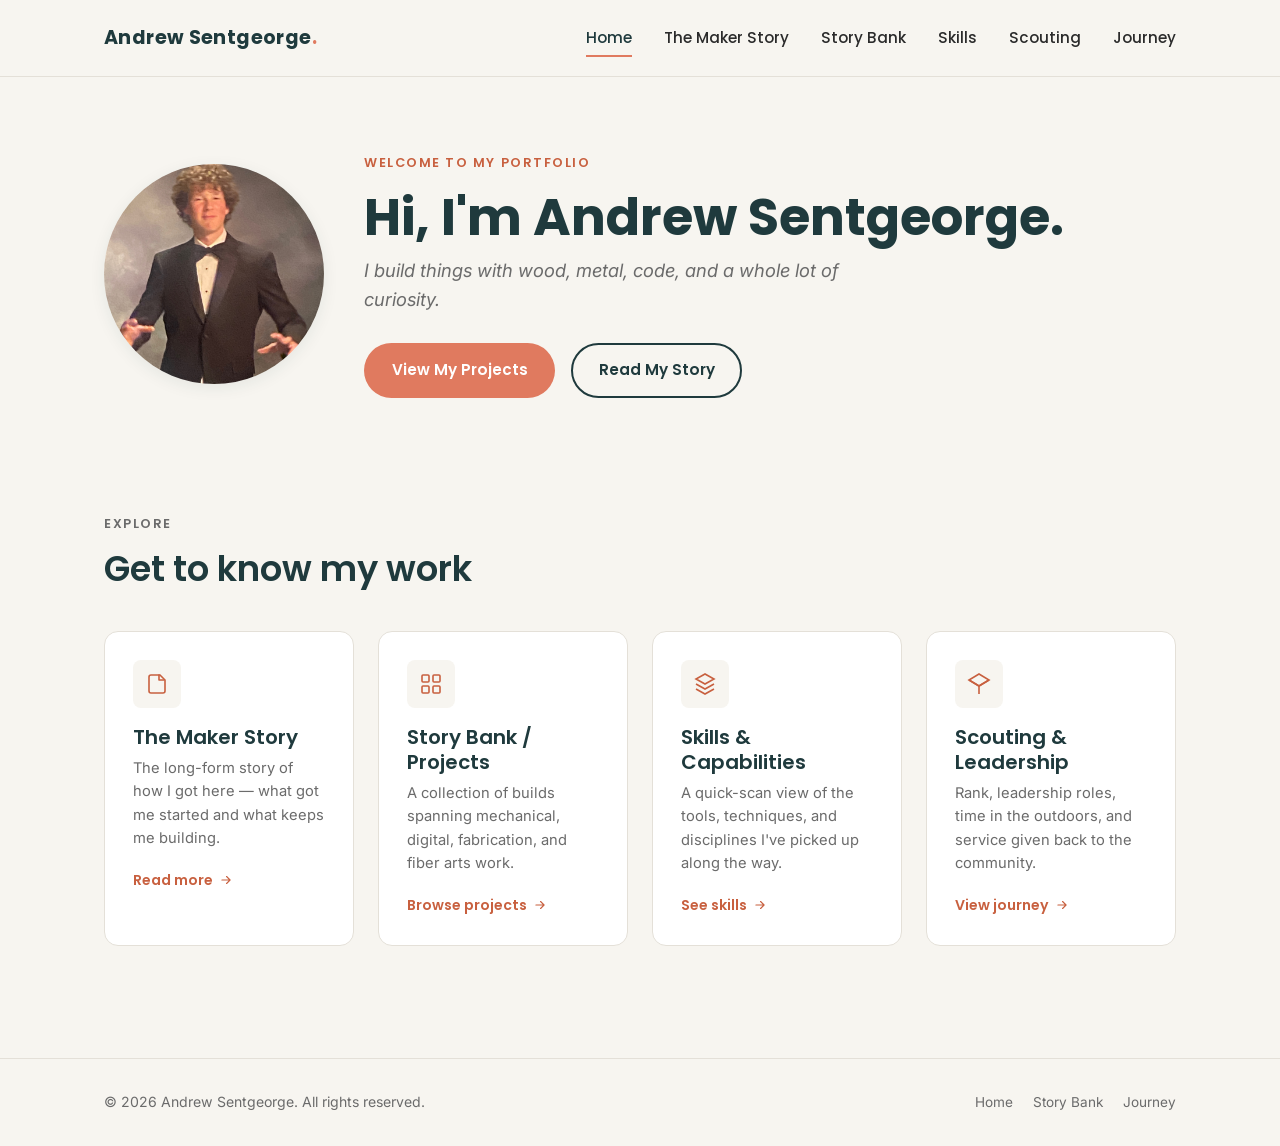
<file: index.html>
<!DOCTYPE html>
<html lang="en">
<head>
  <meta charset="UTF-8" />
  <meta name="viewport" content="width=device-width, initial-scale=1.0" />
  <title>Andrew Sentgeorge — Portfolio</title>
  <meta name="description" content="Personal portfolio — maker, builder, scout." />
  <link rel="icon" href="data:image/svg+xml,%3Csvg xmlns='http://www.w3.org/2000/svg' viewBox='0 0 100 100'%3E%3Crect width='100' height='100' rx='20' fill='%231f3a3d'/%3E%3Ctext x='50' y='68' font-size='55' text-anchor='middle' fill='%23e07a5f' font-family='sans-serif' font-weight='700'%3EY%3C/text%3E%3C/svg%3E" />
  <link rel="preconnect" href="https://fonts.googleapis.com" />
  <link rel="preconnect" href="https://fonts.gstatic.com" crossorigin />
  <link href="https://fonts.googleapis.com/css2?family=Inter:wght@400;500;600&family=Poppins:wght@600;700&display=swap" rel="stylesheet" />
  <link rel="stylesheet" href="css/style.css" />
</head>
<body>

  <header class="site-header">
    <div class="container header-inner">
      <a href="index.html" class="logo">Andrew Sentgeorge<span>.</span></a>
      <nav class="main-nav" id="main-nav">
        <ul>
          <li><a href="index.html" class="active">Home</a></li>
          <li><a href="maker-story.html">The Maker Story</a></li>
          <li><a href="projects.html">Story Bank</a></li>
          <li><a href="skills.html">Skills</a></li>
          <li><a href="scouting.html">Scouting</a></li>
          <li><a href="journey.html">Journey</a></li>
        </ul>
      </nav>
      <button class="nav-toggle" id="nav-toggle" aria-label="Toggle navigation" aria-expanded="false">
        <span></span><span></span><span></span>
      </button>
    </div>
  </header>

  <main>
    <section class="hero">
      <div class="container hero-inner">
        <div class="hero-photo">
          <img src="assets/images/IMG_9413.jpeg" alt="Andrew Sentgeorge" class="profile-photo">
        </div>
        <div class="hero-content">
          <p class="eyebrow">Welcome to my portfolio</p>
          <h1>Hi, I'm Andrew Sentgeorge.</h1>
          <p class="hero-bio placeholder-text">I build things with wood, metal, code, and a whole lot of curiosity.</p>
          <div class="hero-actions">
            <a href="projects.html" class="btn btn-primary">View My Projects</a>
            <a href="maker-story.html" class="btn btn-outline">Read My Story</a>
          </div>
        </div>
      </div>
    </section>

    <section class="tiles">
      <div class="container">
        <div class="section-intro">
          <p class="eyebrow">Explore</p>
          <h2>Get to know my work</h2>
        </div>
        <div class="tiles-grid">

          <a href="maker-story.html" class="tile">
            <div class="tile-icon">
              <svg viewBox="0 0 24 24" fill="none" stroke="currentColor" stroke-width="1.6"><path d="M4 19V5a2 2 0 0 1 2-2h9l5 5v11a2 2 0 0 1-2 2H6a2 2 0 0 1-2-2Z"/><path d="M14 3v5h5" stroke-linecap="round" stroke-linejoin="round"/></svg>
            </div>
            <h3>The Maker Story</h3>
            <p>The long-form story of how I got here — what got me started and what keeps me building.</p>
            <span class="tile-link">Read more
              <svg viewBox="0 0 24 24" fill="none" stroke="currentColor" stroke-width="2"><path d="M5 12h14M13 6l6 6-6 6" stroke-linecap="round" stroke-linejoin="round"/></svg>
            </span>
          </a>

          <a href="projects.html" class="tile">
            <div class="tile-icon">
              <svg viewBox="0 0 24 24" fill="none" stroke="currentColor" stroke-width="1.6"><rect x="3" y="3" width="7" height="7" rx="1"/><rect x="14" y="3" width="7" height="7" rx="1"/><rect x="3" y="14" width="7" height="7" rx="1"/><rect x="14" y="14" width="7" height="7" rx="1"/></svg>
            </div>
            <h3>Story Bank / Projects</h3>
            <p>A collection of builds spanning mechanical, digital, fabrication, and fiber arts work.</p>
            <span class="tile-link">Browse projects
              <svg viewBox="0 0 24 24" fill="none" stroke="currentColor" stroke-width="2"><path d="M5 12h14M13 6l6 6-6 6" stroke-linecap="round" stroke-linejoin="round"/></svg>
            </span>
          </a>

          <a href="skills.html" class="tile">
            <div class="tile-icon">
              <svg viewBox="0 0 24 24" fill="none" stroke="currentColor" stroke-width="1.6"><path d="M12 2 3 7l9 5 9-5-9-5Z"/><path d="M3 12l9 5 9-5M3 17l9 5 9-5"/></svg>
            </div>
            <h3>Skills &amp; Capabilities</h3>
            <p>A quick-scan view of the tools, techniques, and disciplines I've picked up along the way.</p>
            <span class="tile-link">See skills
              <svg viewBox="0 0 24 24" fill="none" stroke="currentColor" stroke-width="2"><path d="M5 12h14M13 6l6 6-6 6" stroke-linecap="round" stroke-linejoin="round"/></svg>
            </span>
          </a>

          <a href="scouting.html" class="tile">
            <div class="tile-icon">
              <svg viewBox="0 0 24 24" fill="none" stroke="currentColor" stroke-width="1.6"><path d="M12 2 2 8l10 6 10-6-10-6Z"/><path d="m2 8 10 6 10-6M12 14v8"/></svg>
            </div>
            <h3>Scouting &amp; Leadership</h3>
            <p>Rank, leadership roles, time in the outdoors, and service given back to the community.</p>
            <span class="tile-link">View journey
              <svg viewBox="0 0 24 24" fill="none" stroke="currentColor" stroke-width="2"><path d="M5 12h14M13 6l6 6-6 6" stroke-linecap="round" stroke-linejoin="round"/></svg>
            </span>
          </a>

        </div>
      </div>
    </section>
  </main>

  <footer class="site-footer">
    <div class="container footer-inner">
      <p>&copy; <span id="current-year">2026</span> Andrew Sentgeorge. All rights reserved.</p>
      <nav class="footer-nav">
        <a href="index.html">Home</a>
        <a href="projects.html">Story Bank</a>
        <a href="journey.html">Journey</a>
      </nav>
    </div>
  </footer>

  <script src="js/main.js"></script>
</body>
</html>
</file>
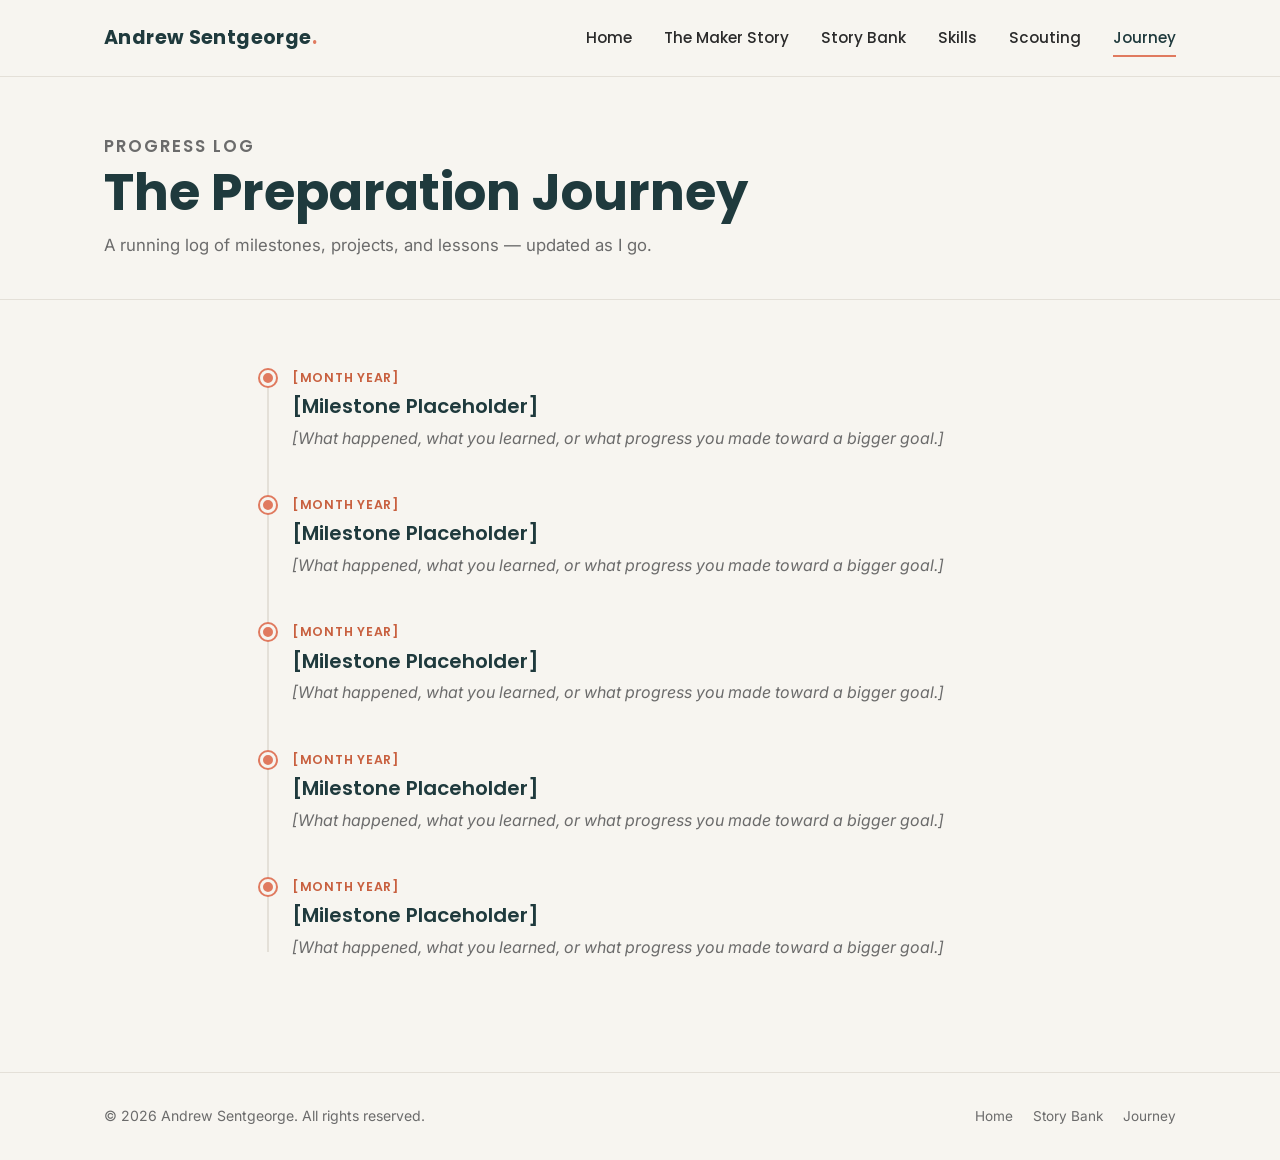
<file: journey.html>
<!DOCTYPE html>
<html lang="en">
<head>
  <meta charset="UTF-8" />
  <meta name="viewport" content="width=device-width, initial-scale=1.0" />
  <title>The Preparation Journey — Andrew Sentgeorge</title>
  <meta name="description" content="A timeline of progress, milestones, and lessons learned." />
  <link rel="icon" href="data:image/svg+xml,%3Csvg xmlns='http://www.w3.org/2000/svg' viewBox='0 0 100 100'%3E%3Crect width='100' height='100' rx='20' fill='%231f3a3d'/%3E%3Ctext x='50' y='68' font-size='55' text-anchor='middle' fill='%23e07a5f' font-family='sans-serif' font-weight='700'%3EY%3C/text%3E%3C/svg%3E" />
  <link rel="preconnect" href="https://fonts.googleapis.com" />
  <link rel="preconnect" href="https://fonts.gstatic.com" crossorigin />
  <link href="https://fonts.googleapis.com/css2?family=Inter:wght@400;500;600&family=Poppins:wght@600;700&display=swap" rel="stylesheet" />
  <link rel="stylesheet" href="css/style.css" />
</head>
<body>

  <header class="site-header">
    <div class="container header-inner">
      <a href="index.html" class="logo">Andrew Sentgeorge<span>.</span></a>
      <nav class="main-nav" id="main-nav">
        <ul>
          <li><a href="index.html">Home</a></li>
          <li><a href="maker-story.html">The Maker Story</a></li>
          <li><a href="projects.html">Story Bank</a></li>
          <li><a href="skills.html">Skills</a></li>
          <li><a href="scouting.html">Scouting</a></li>
          <li><a href="journey.html" class="active">Journey</a></li>
        </ul>
      </nav>
      <button class="nav-toggle" id="nav-toggle" aria-label="Toggle navigation" aria-expanded="false">
        <span></span><span></span><span></span>
      </button>
    </div>
  </header>

  <main>
    <div class="page-header">
      <div class="container">
        <p class="eyebrow">Progress Log</p>
        <h1>The Preparation Journey</h1>
        <p>A running log of milestones, projects, and lessons — updated as I go.</p>
      </div>
    </div>

    <section>
      <div class="container">
        <div class="timeline">

          <div class="timeline-entry">
            <span class="timeline-date">[Month Year]</span>
            <h3>[Milestone Placeholder]</h3>
            <p class="placeholder-text">[What happened, what you learned, or what progress you made toward a bigger goal.]</p>
          </div>

          <div class="timeline-entry">
            <span class="timeline-date">[Month Year]</span>
            <h3>[Milestone Placeholder]</h3>
            <p class="placeholder-text">[What happened, what you learned, or what progress you made toward a bigger goal.]</p>
          </div>

          <div class="timeline-entry">
            <span class="timeline-date">[Month Year]</span>
            <h3>[Milestone Placeholder]</h3>
            <p class="placeholder-text">[What happened, what you learned, or what progress you made toward a bigger goal.]</p>
          </div>

          <div class="timeline-entry">
            <span class="timeline-date">[Month Year]</span>
            <h3>[Milestone Placeholder]</h3>
            <p class="placeholder-text">[What happened, what you learned, or what progress you made toward a bigger goal.]</p>
          </div>

          <div class="timeline-entry">
            <span class="timeline-date">[Month Year]</span>
            <h3>[Milestone Placeholder]</h3>
            <p class="placeholder-text">[What happened, what you learned, or what progress you made toward a bigger goal.]</p>
          </div>

        </div>
      </div>
    </section>
  </main>

  <footer class="site-footer">
    <div class="container footer-inner">
      <p>&copy; <span id="current-year">2026</span> Andrew Sentgeorge. All rights reserved.</p>
      <nav class="footer-nav">
        <a href="index.html">Home</a>
        <a href="projects.html">Story Bank</a>
        <a href="journey.html">Journey</a>
      </nav>
    </div>
  </footer>

  <script src="js/main.js"></script>
</body>
</html>
</file>
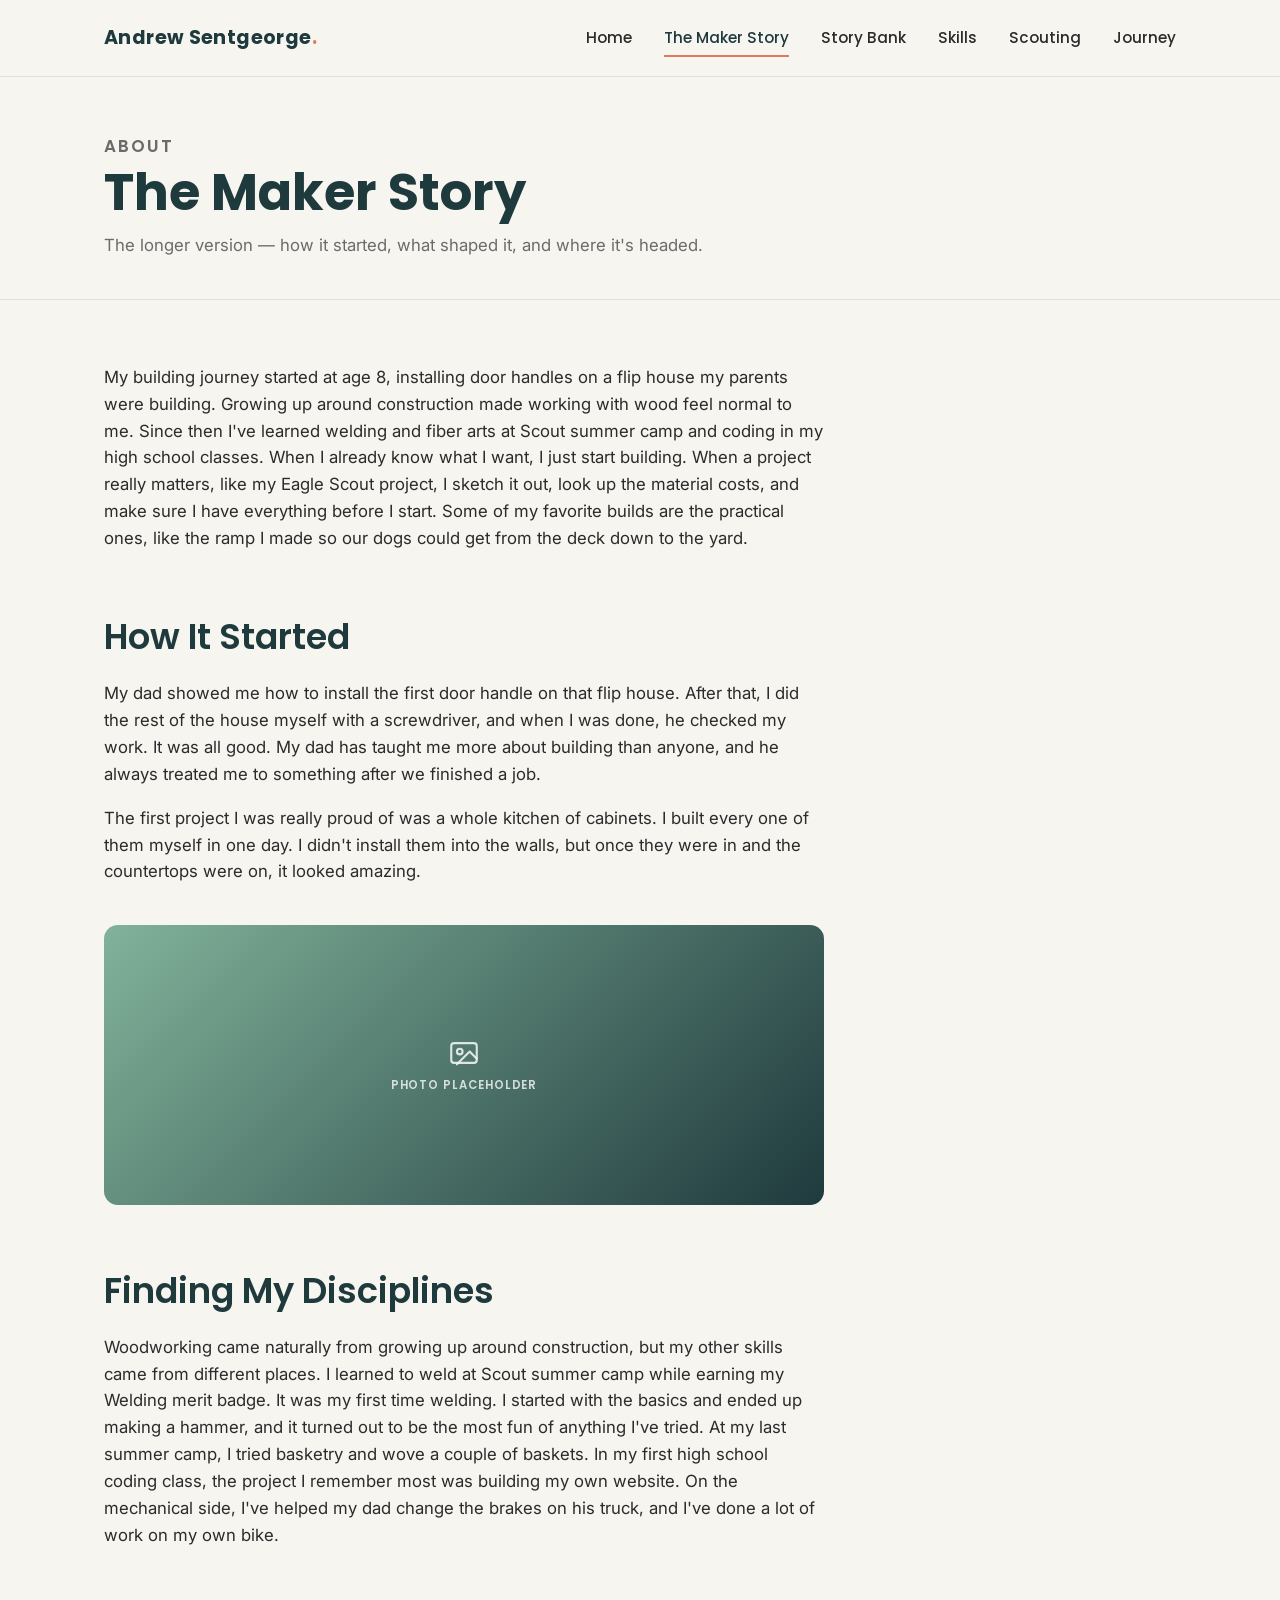
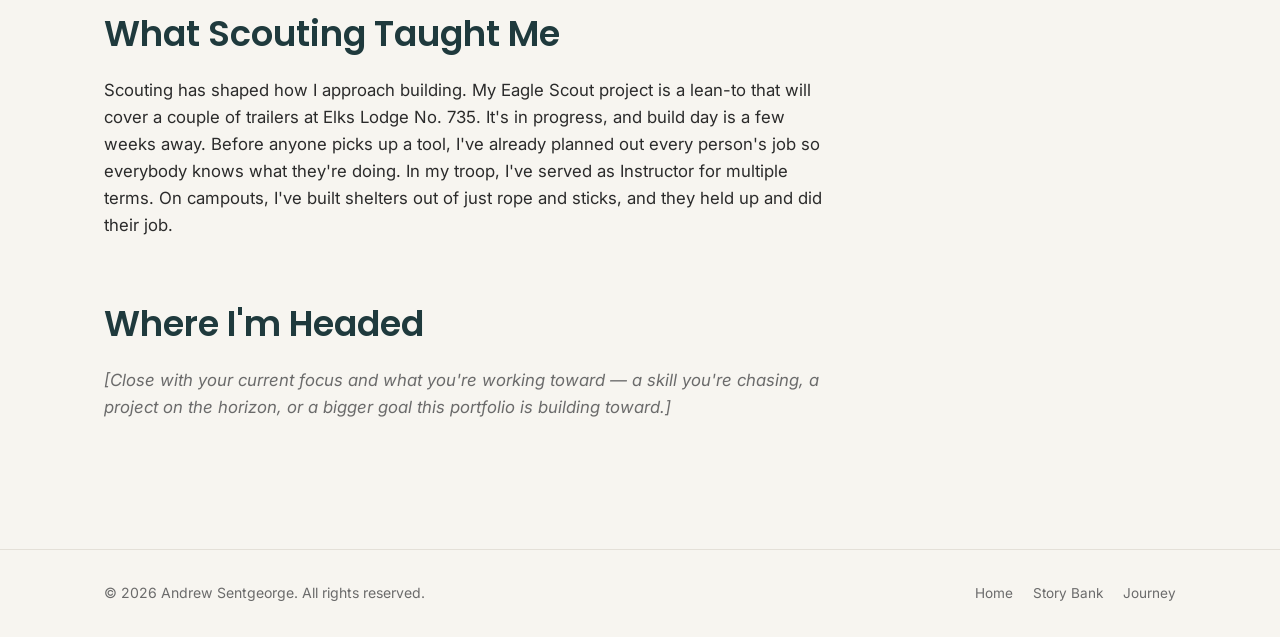
<file: maker-story.html>
<!DOCTYPE html>
<html lang="en">
<head>
  <meta charset="UTF-8" />
  <meta name="viewport" content="width=device-width, initial-scale=1.0" />
  <title>The Maker Story — Andrew Sentgeorge</title>
  <meta name="description" content="The long-form story of how I became a maker." />
  <link rel="icon" href="data:image/svg+xml,%3Csvg xmlns='http://www.w3.org/2000/svg' viewBox='0 0 100 100'%3E%3Crect width='100' height='100' rx='20' fill='%231f3a3d'/%3E%3Ctext x='50' y='68' font-size='55' text-anchor='middle' fill='%23e07a5f' font-family='sans-serif' font-weight='700'%3EY%3C/text%3E%3C/svg%3E" />
  <link rel="preconnect" href="https://fonts.googleapis.com" />
  <link rel="preconnect" href="https://fonts.gstatic.com" crossorigin />
  <link href="https://fonts.googleapis.com/css2?family=Inter:wght@400;500;600&family=Poppins:wght@600;700&display=swap" rel="stylesheet" />
  <link rel="stylesheet" href="css/style.css" />
</head>
<body>

  <header class="site-header">
    <div class="container header-inner">
      <a href="index.html" class="logo">Andrew Sentgeorge<span>.</span></a>
      <nav class="main-nav" id="main-nav">
        <ul>
          <li><a href="index.html">Home</a></li>
          <li><a href="maker-story.html" class="active">The Maker Story</a></li>
          <li><a href="projects.html">Story Bank</a></li>
          <li><a href="skills.html">Skills</a></li>
          <li><a href="scouting.html">Scouting</a></li>
          <li><a href="journey.html">Journey</a></li>
        </ul>
      </nav>
      <button class="nav-toggle" id="nav-toggle" aria-label="Toggle navigation" aria-expanded="false">
        <span></span><span></span><span></span>
      </button>
    </div>
  </header>

  <main>
    <div class="page-header">
      <div class="container">
        <p class="eyebrow">About</p>
        <h1>The Maker Story</h1>
        <p>The longer version — how it started, what shaped it, and where it's headed.</p>
      </div>
    </div>

    <section>
      <div class="container">
        <div class="story-content">
          <p>My building journey started at age 8, installing door handles on a flip house my parents were building. Growing up around construction made working with wood feel normal to me. Since then I've learned welding and fiber arts at Scout summer camp and coding in my high school classes. When I already know what I want, I just start building. When a project really matters, like my Eagle Scout project, I sketch it out, look up the material costs, and make sure I have everything before I start. Some of my favorite builds are the practical ones, like the ramp I made so our dogs could get from the deck down to the yard.</p>

          <h2>How It Started</h2>
          <p>My dad showed me how to install the first door handle on that flip house. After that, I did the rest of the house myself with a screwdriver, and when I was done, he checked my work. It was all good. My dad has taught me more about building than anyone, and he always treated me to something after we finished a job.</p>
          <p>The first project I was really proud of was a whole kitchen of cabinets. I built every one of them myself in one day. I didn't install them into the walls, but once they were in and the countertops were on, it looked amazing.</p>

          <div class="pull-photo">
            <div class="img-placeholder ratio-wide">
              <svg viewBox="0 0 24 24" fill="none" stroke="currentColor" stroke-width="1.5"><rect x="3" y="5" width="18" height="14" rx="2"/><circle cx="9" cy="11" r="2"/><path d="m21 16-5-5-9 9" stroke-linecap="round" stroke-linejoin="round"/></svg>
              <span>Photo Placeholder</span>
            </div>
          </div>

          <h2>Finding My Disciplines</h2>
          <p>Woodworking came naturally from growing up around construction, but my other skills came from different places. I learned to weld at Scout summer camp while earning my Welding merit badge. It was my first time welding. I started with the basics and ended up making a hammer, and it turned out to be the most fun of anything I've tried. At my last summer camp, I tried basketry and wove a couple of baskets. In my first high school coding class, the project I remember most was building my own website. On the mechanical side, I've helped my dad change the brakes on his truck, and I've done a lot of work on my own bike.</p>

          <h2>What Scouting Taught Me</h2>
          <p>Scouting has shaped how I approach building. My Eagle Scout project is a lean-to that will cover a couple of trailers at Elks Lodge No. 735. It's in progress, and build day is a few weeks away. Before anyone picks up a tool, I've already planned out every person's job so everybody knows what they're doing. In my troop, I've served as Instructor for multiple terms. On campouts, I've built shelters out of just rope and sticks, and they held up and did their job.</p>

          <h2>Where I'm Headed</h2>
          <p class="placeholder-text">[Close with your current focus and what you're working toward — a skill you're chasing, a project on the horizon, or a bigger goal this portfolio is building toward.]</p>
        </div>
      </div>
    </section>
  </main>

  <footer class="site-footer">
    <div class="container footer-inner">
      <p>&copy; <span id="current-year">2026</span> Andrew Sentgeorge. All rights reserved.</p>
      <nav class="footer-nav">
        <a href="index.html">Home</a>
        <a href="projects.html">Story Bank</a>
        <a href="journey.html">Journey</a>
      </nav>
    </div>
  </footer>

  <script src="js/main.js"></script>
</body>
</html>
</file>
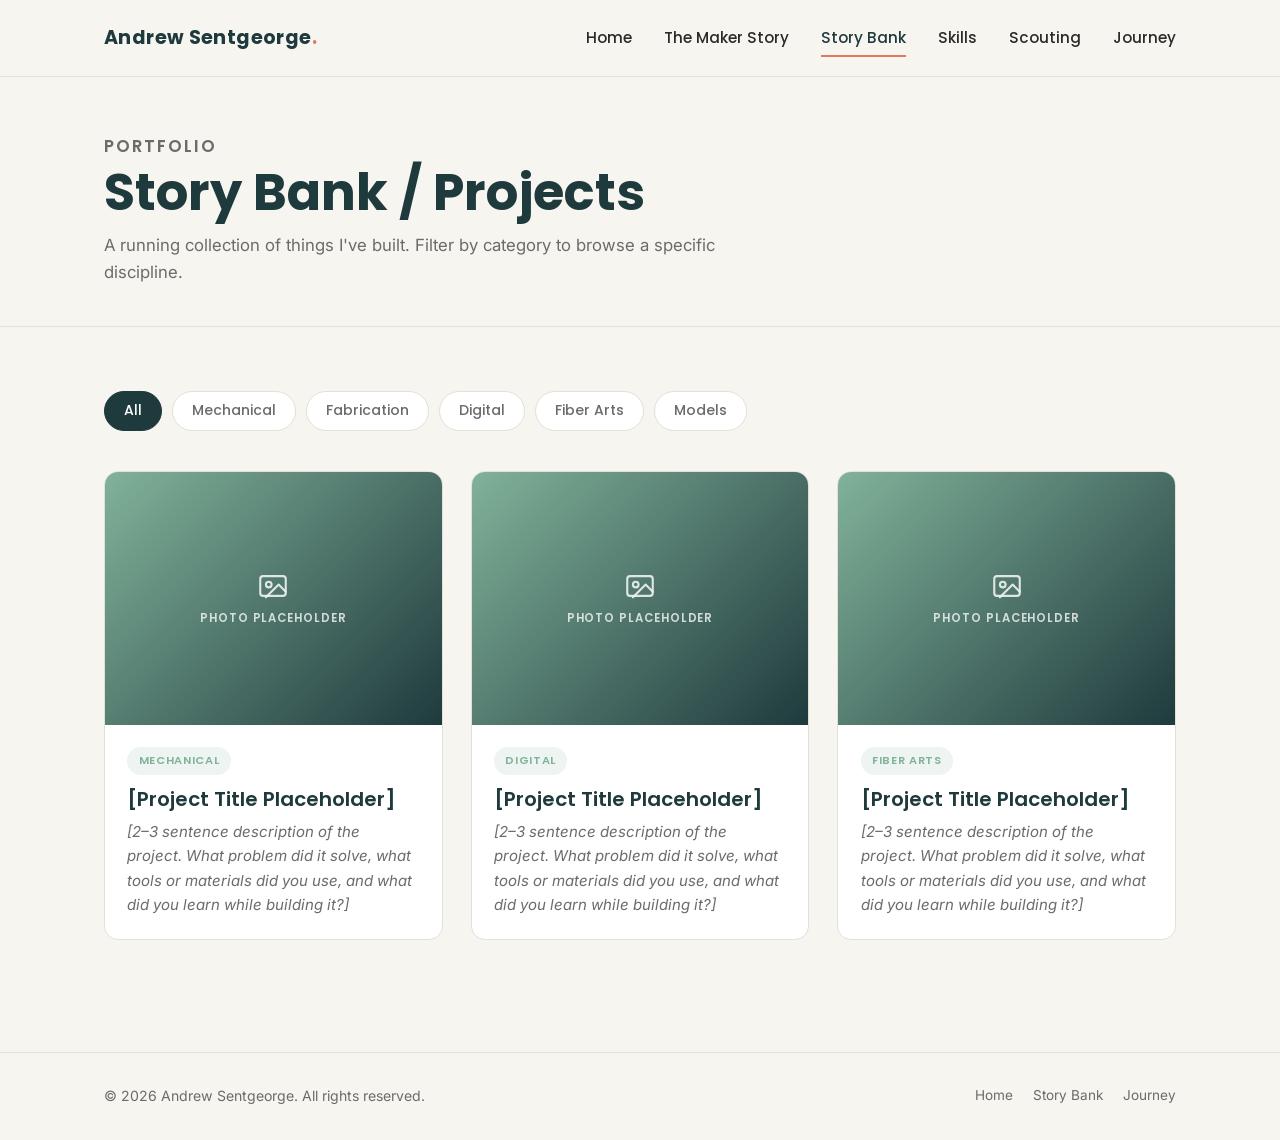
<file: projects.html>
<!DOCTYPE html>
<html lang="en">
<head>
  <meta charset="UTF-8" />
  <meta name="viewport" content="width=device-width, initial-scale=1.0" />
  <title>Story Bank / Projects — Andrew Sentgeorge</title>
  <meta name="description" content="A collection of projects across mechanical, fabrication, digital, fiber arts, and model-making disciplines." />
  <link rel="icon" href="data:image/svg+xml,%3Csvg xmlns='http://www.w3.org/2000/svg' viewBox='0 0 100 100'%3E%3Crect width='100' height='100' rx='20' fill='%231f3a3d'/%3E%3Ctext x='50' y='68' font-size='55' text-anchor='middle' fill='%23e07a5f' font-family='sans-serif' font-weight='700'%3EY%3C/text%3E%3C/svg%3E" />
  <link rel="preconnect" href="https://fonts.googleapis.com" />
  <link rel="preconnect" href="https://fonts.gstatic.com" crossorigin />
  <link href="https://fonts.googleapis.com/css2?family=Inter:wght@400;500;600&family=Poppins:wght@600;700&display=swap" rel="stylesheet" />
  <link rel="stylesheet" href="css/style.css" />
</head>
<body>

  <header class="site-header">
    <div class="container header-inner">
      <a href="index.html" class="logo">Andrew Sentgeorge<span>.</span></a>
      <nav class="main-nav" id="main-nav">
        <ul>
          <li><a href="index.html">Home</a></li>
          <li><a href="maker-story.html">The Maker Story</a></li>
          <li><a href="projects.html" class="active">Story Bank</a></li>
          <li><a href="skills.html">Skills</a></li>
          <li><a href="scouting.html">Scouting</a></li>
          <li><a href="journey.html">Journey</a></li>
        </ul>
      </nav>
      <button class="nav-toggle" id="nav-toggle" aria-label="Toggle navigation" aria-expanded="false">
        <span></span><span></span><span></span>
      </button>
    </div>
  </header>

  <main>
    <div class="page-header">
      <div class="container">
        <p class="eyebrow">Portfolio</p>
        <h1>Story Bank / Projects</h1>
        <p>A running collection of things I've built. Filter by category to browse a specific discipline.</p>
      </div>
    </div>

    <section>
      <div class="container">

        <div class="filter-bar" data-filter-bar>
          <button class="filter-btn active" data-filter="all">All</button>
          <button class="filter-btn" data-filter="mechanical">Mechanical</button>
          <button class="filter-btn" data-filter="fabrication">Fabrication</button>
          <button class="filter-btn" data-filter="digital">Digital</button>
          <button class="filter-btn" data-filter="fiber-arts">Fiber Arts</button>
          <button class="filter-btn" data-filter="models">Models</button>
        </div>

        <div class="cards-grid">

          <article class="project-card" data-category="mechanical">
            <div class="img-placeholder ratio-card">
              <svg viewBox="0 0 24 24" fill="none" stroke="currentColor" stroke-width="1.5"><rect x="3" y="5" width="18" height="14" rx="2"/><circle cx="9" cy="11" r="2"/><path d="m21 16-5-5-9 9" stroke-linecap="round" stroke-linejoin="round"/></svg>
              <span>Photo Placeholder</span>
            </div>
            <div class="card-body">
              <span class="card-category">Mechanical</span>
              <h3>[Project Title Placeholder]</h3>
              <p class="placeholder-text">[2–3 sentence description of the project. What problem did it solve, what tools or materials did you use, and what did you learn while building it?]</p>
            </div>
          </article>

          <article class="project-card" data-category="digital">
            <div class="img-placeholder ratio-card">
              <svg viewBox="0 0 24 24" fill="none" stroke="currentColor" stroke-width="1.5"><rect x="3" y="5" width="18" height="14" rx="2"/><circle cx="9" cy="11" r="2"/><path d="m21 16-5-5-9 9" stroke-linecap="round" stroke-linejoin="round"/></svg>
              <span>Photo Placeholder</span>
            </div>
            <div class="card-body">
              <span class="card-category">Digital</span>
              <h3>[Project Title Placeholder]</h3>
              <p class="placeholder-text">[2–3 sentence description of the project. What problem did it solve, what tools or materials did you use, and what did you learn while building it?]</p>
            </div>
          </article>

          <article class="project-card" data-category="fiber-arts">
            <div class="img-placeholder ratio-card">
              <svg viewBox="0 0 24 24" fill="none" stroke="currentColor" stroke-width="1.5"><rect x="3" y="5" width="18" height="14" rx="2"/><circle cx="9" cy="11" r="2"/><path d="m21 16-5-5-9 9" stroke-linecap="round" stroke-linejoin="round"/></svg>
              <span>Photo Placeholder</span>
            </div>
            <div class="card-body">
              <span class="card-category">Fiber Arts</span>
              <h3>[Project Title Placeholder]</h3>
              <p class="placeholder-text">[2–3 sentence description of the project. What problem did it solve, what tools or materials did you use, and what did you learn while building it?]</p>
            </div>
          </article>

        </div>
      </div>
    </section>
  </main>

  <footer class="site-footer">
    <div class="container footer-inner">
      <p>&copy; <span id="current-year">2026</span> Andrew Sentgeorge. All rights reserved.</p>
      <nav class="footer-nav">
        <a href="index.html">Home</a>
        <a href="projects.html">Story Bank</a>
        <a href="journey.html">Journey</a>
      </nav>
    </div>
  </footer>

  <script src="js/main.js"></script>
</body>
</html>
</file>
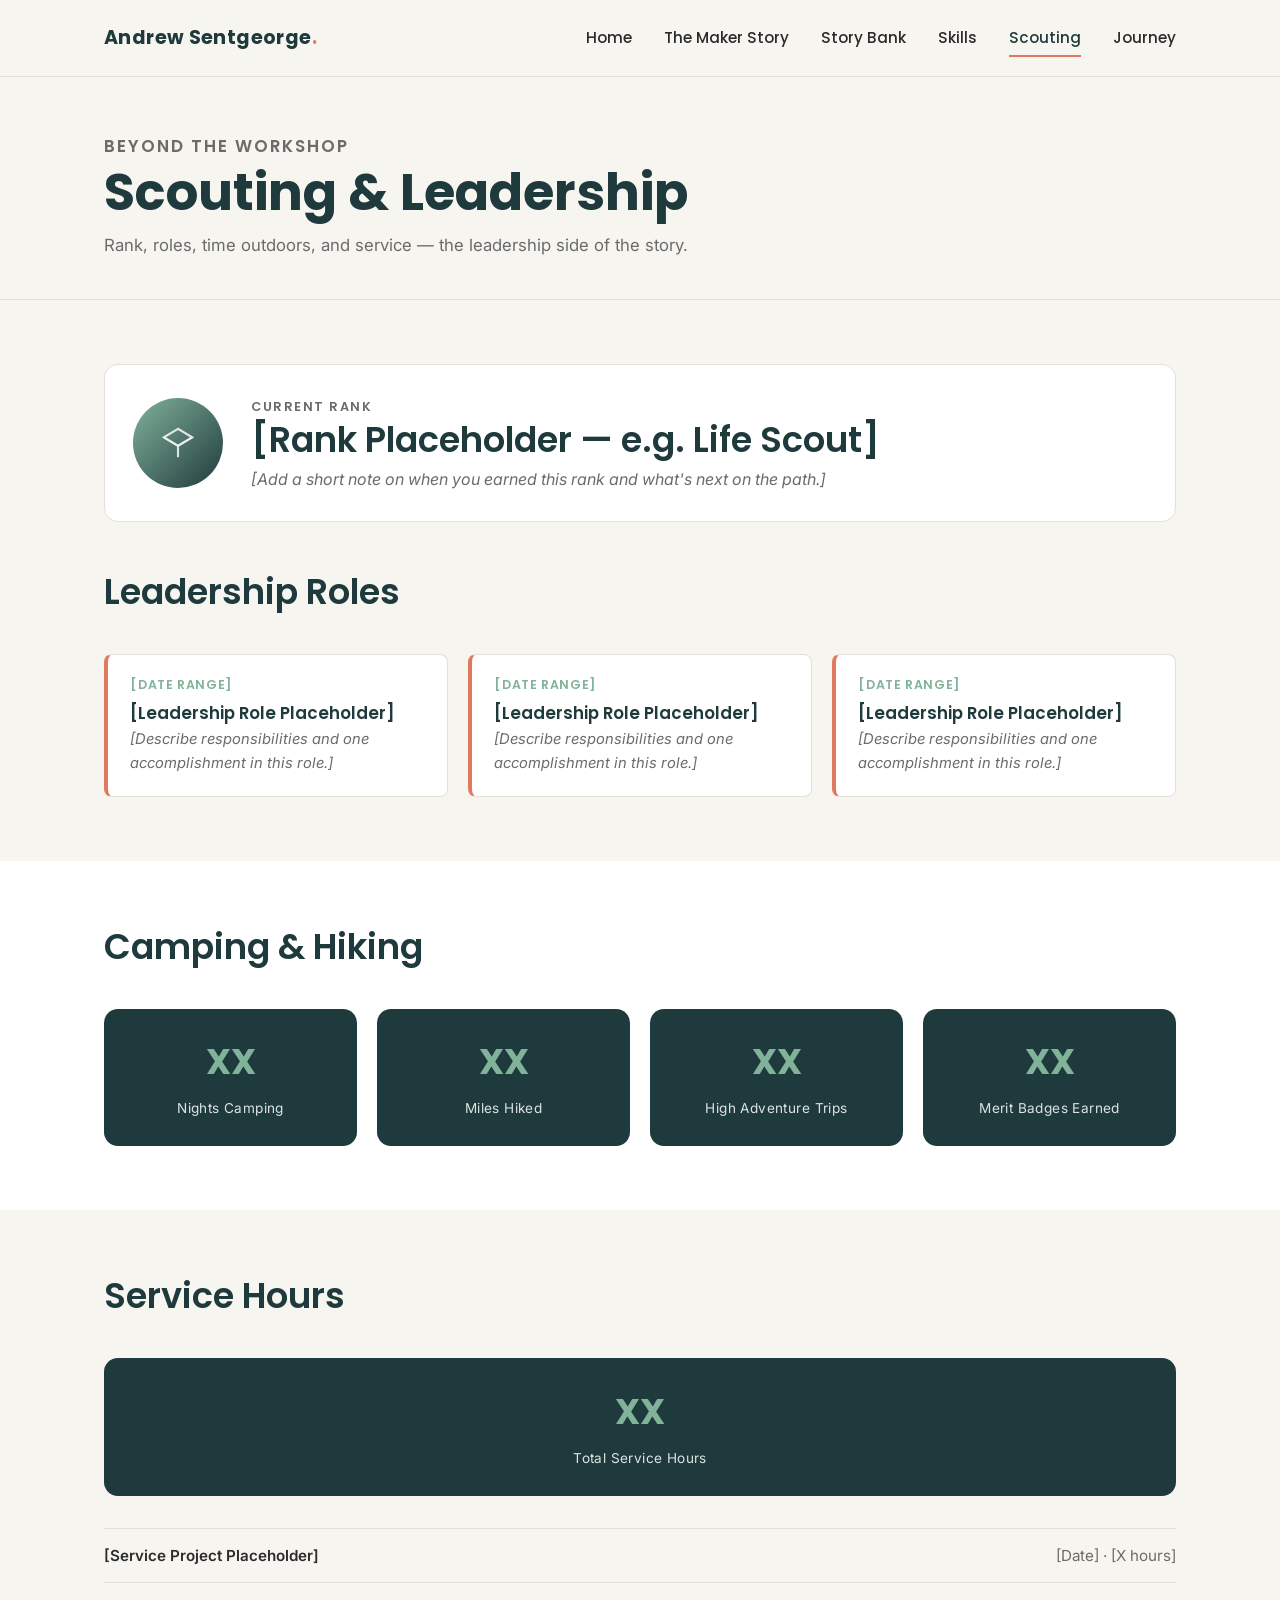
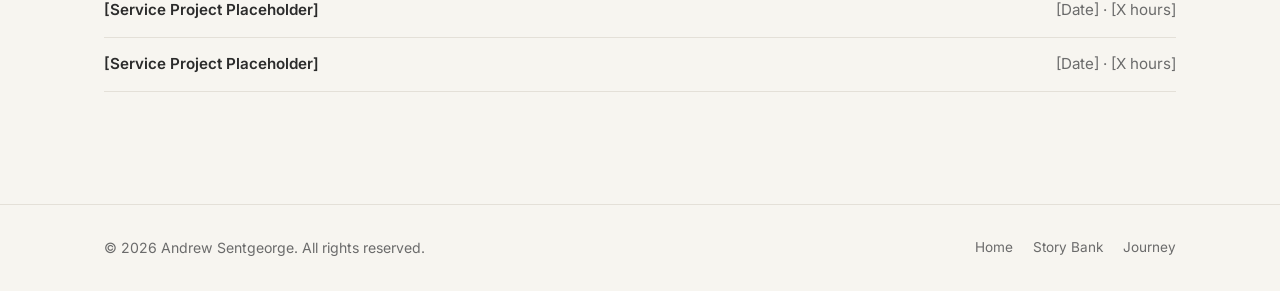
<file: scouting.html>
<!DOCTYPE html>
<html lang="en">
<head>
  <meta charset="UTF-8" />
  <meta name="viewport" content="width=device-width, initial-scale=1.0" />
  <title>Scouting & Leadership — Andrew Sentgeorge</title>
  <meta name="description" content="Rank, leadership roles, time outdoors, and service hours." />
  <link rel="icon" href="data:image/svg+xml,%3Csvg xmlns='http://www.w3.org/2000/svg' viewBox='0 0 100 100'%3E%3Crect width='100' height='100' rx='20' fill='%231f3a3d'/%3E%3Ctext x='50' y='68' font-size='55' text-anchor='middle' fill='%23e07a5f' font-family='sans-serif' font-weight='700'%3EY%3C/text%3E%3C/svg%3E" />
  <link rel="preconnect" href="https://fonts.googleapis.com" />
  <link rel="preconnect" href="https://fonts.gstatic.com" crossorigin />
  <link href="https://fonts.googleapis.com/css2?family=Inter:wght@400;500;600&family=Poppins:wght@600;700&display=swap" rel="stylesheet" />
  <link rel="stylesheet" href="css/style.css" />
</head>
<body>

  <header class="site-header">
    <div class="container header-inner">
      <a href="index.html" class="logo">Andrew Sentgeorge<span>.</span></a>
      <nav class="main-nav" id="main-nav">
        <ul>
          <li><a href="index.html">Home</a></li>
          <li><a href="maker-story.html">The Maker Story</a></li>
          <li><a href="projects.html">Story Bank</a></li>
          <li><a href="skills.html">Skills</a></li>
          <li><a href="scouting.html" class="active">Scouting</a></li>
          <li><a href="journey.html">Journey</a></li>
        </ul>
      </nav>
      <button class="nav-toggle" id="nav-toggle" aria-label="Toggle navigation" aria-expanded="false">
        <span></span><span></span><span></span>
      </button>
    </div>
  </header>

  <main>
    <div class="page-header">
      <div class="container">
        <p class="eyebrow">Beyond the Workshop</p>
        <h1>Scouting &amp; Leadership</h1>
        <p>Rank, roles, time outdoors, and service — the leadership side of the story.</p>
      </div>
    </div>

    <section>
      <div class="container">

        <div class="rank-panel">
          <div class="rank-badge">
            <div class="img-placeholder ratio-circle">
              <svg viewBox="0 0 24 24" fill="none" stroke="currentColor" stroke-width="1.5"><path d="M12 2 2 8l10 6 10-6-10-6Z"/><path d="m2 8 10 6 10-6M12 14v8"/></svg>
            </div>
          </div>
          <div>
            <p class="eyebrow">Current Rank</p>
            <h2>[Rank Placeholder — e.g. Life Scout]</h2>
            <p class="placeholder-text">[Add a short note on when you earned this rank and what's next on the path.]</p>
          </div>
        </div>

        <div class="section-intro">
          <h2>Leadership Roles</h2>
        </div>
        <div class="leadership-grid">
          <div class="leadership-card">
            <span class="role-dates">[Date range]</span>
            <h3>[Leadership Role Placeholder]</h3>
            <p class="placeholder-text">[Describe responsibilities and one accomplishment in this role.]</p>
          </div>
          <div class="leadership-card">
            <span class="role-dates">[Date range]</span>
            <h3>[Leadership Role Placeholder]</h3>
            <p class="placeholder-text">[Describe responsibilities and one accomplishment in this role.]</p>
          </div>
          <div class="leadership-card">
            <span class="role-dates">[Date range]</span>
            <h3>[Leadership Role Placeholder]</h3>
            <p class="placeholder-text">[Describe responsibilities and one accomplishment in this role.]</p>
          </div>
        </div>
      </div>
    </section>

    <section class="bg-surface">
      <div class="container">
        <div class="section-intro">
          <h2>Camping &amp; Hiking</h2>
        </div>
        <div class="stats-grid">
          <div class="stat-card">
            <span class="stat-number">XX</span>
            <span class="stat-label">Nights Camping</span>
          </div>
          <div class="stat-card">
            <span class="stat-number">XX</span>
            <span class="stat-label">Miles Hiked</span>
          </div>
          <div class="stat-card">
            <span class="stat-number">XX</span>
            <span class="stat-label">High Adventure Trips</span>
          </div>
          <div class="stat-card">
            <span class="stat-number">XX</span>
            <span class="stat-label">Merit Badges Earned</span>
          </div>
        </div>
      </div>
    </section>

    <section>
      <div class="container">
        <div class="section-intro">
          <h2>Service Hours</h2>
        </div>
        <div class="stats-grid" style="margin-bottom: 2rem;">
          <div class="stat-card">
            <span class="stat-number">XX</span>
            <span class="stat-label">Total Service Hours</span>
          </div>
        </div>
        <ul class="service-list">
          <li><strong>[Service Project Placeholder]</strong> <span>[Date] · [X hours]</span></li>
          <li><strong>[Service Project Placeholder]</strong> <span>[Date] · [X hours]</span></li>
          <li><strong>[Service Project Placeholder]</strong> <span>[Date] · [X hours]</span></li>
        </ul>
      </div>
    </section>
  </main>

  <footer class="site-footer">
    <div class="container footer-inner">
      <p>&copy; <span id="current-year">2026</span> Andrew Sentgeorge. All rights reserved.</p>
      <nav class="footer-nav">
        <a href="index.html">Home</a>
        <a href="projects.html">Story Bank</a>
        <a href="journey.html">Journey</a>
      </nav>
    </div>
  </footer>

  <script src="js/main.js"></script>
</body>
</html>
</file>
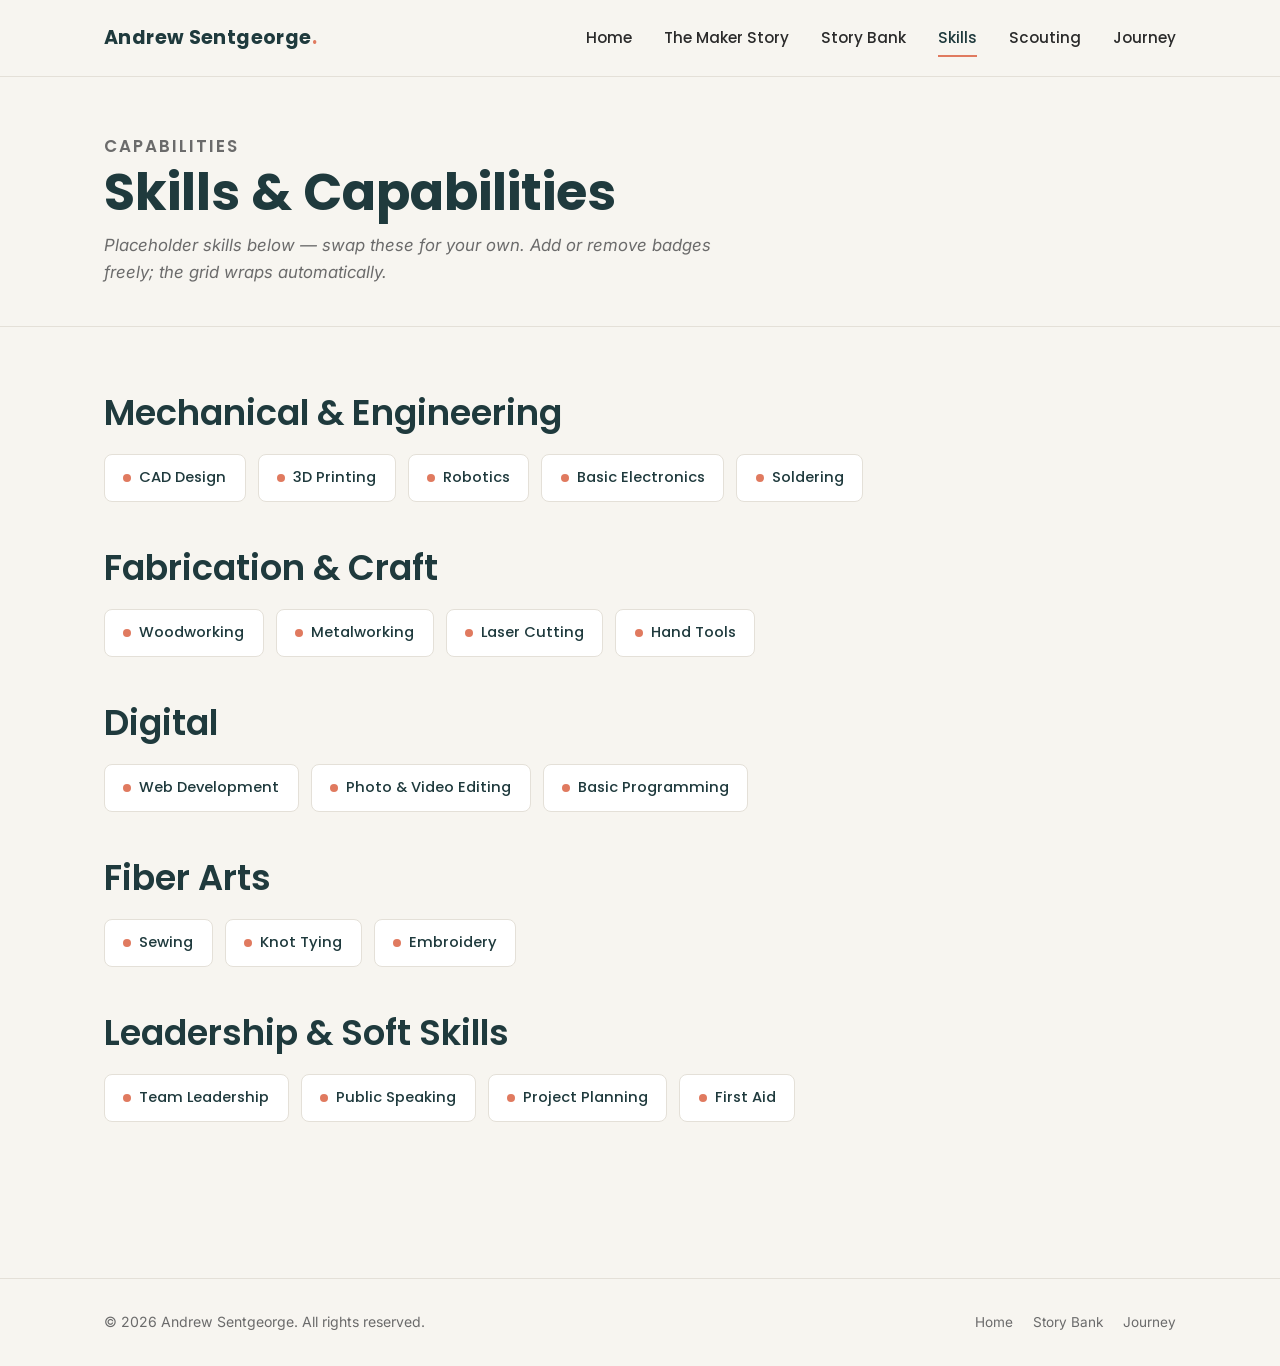
<file: skills.html>
<!DOCTYPE html>
<html lang="en">
<head>
  <meta charset="UTF-8" />
  <meta name="viewport" content="width=device-width, initial-scale=1.0" />
  <title>Skills & Capabilities — Andrew Sentgeorge</title>
  <meta name="description" content="A quick-scan overview of skills and capabilities across disciplines." />
  <link rel="icon" href="data:image/svg+xml,%3Csvg xmlns='http://www.w3.org/2000/svg' viewBox='0 0 100 100'%3E%3Crect width='100' height='100' rx='20' fill='%231f3a3d'/%3E%3Ctext x='50' y='68' font-size='55' text-anchor='middle' fill='%23e07a5f' font-family='sans-serif' font-weight='700'%3EY%3C/text%3E%3C/svg%3E" />
  <link rel="preconnect" href="https://fonts.googleapis.com" />
  <link rel="preconnect" href="https://fonts.gstatic.com" crossorigin />
  <link href="https://fonts.googleapis.com/css2?family=Inter:wght@400;500;600&family=Poppins:wght@600;700&display=swap" rel="stylesheet" />
  <link rel="stylesheet" href="css/style.css" />
</head>
<body>

  <header class="site-header">
    <div class="container header-inner">
      <a href="index.html" class="logo">Andrew Sentgeorge<span>.</span></a>
      <nav class="main-nav" id="main-nav">
        <ul>
          <li><a href="index.html">Home</a></li>
          <li><a href="maker-story.html">The Maker Story</a></li>
          <li><a href="projects.html">Story Bank</a></li>
          <li><a href="skills.html" class="active">Skills</a></li>
          <li><a href="scouting.html">Scouting</a></li>
          <li><a href="journey.html">Journey</a></li>
        </ul>
      </nav>
      <button class="nav-toggle" id="nav-toggle" aria-label="Toggle navigation" aria-expanded="false">
        <span></span><span></span><span></span>
      </button>
    </div>
  </header>

  <main>
    <div class="page-header">
      <div class="container">
        <p class="eyebrow">Capabilities</p>
        <h1>Skills &amp; Capabilities</h1>
        <p class="placeholder-text">Placeholder skills below — swap these for your own. Add or remove badges freely; the grid wraps automatically.</p>
      </div>
    </div>

    <section>
      <div class="container">

        <div class="skills-group">
          <h2>Mechanical &amp; Engineering</h2>
          <div class="badge-grid">
            <span class="badge"><span class="badge-dot"></span>CAD Design</span>
            <span class="badge"><span class="badge-dot"></span>3D Printing</span>
            <span class="badge"><span class="badge-dot"></span>Robotics</span>
            <span class="badge"><span class="badge-dot"></span>Basic Electronics</span>
            <span class="badge"><span class="badge-dot"></span>Soldering</span>
          </div>
        </div>

        <div class="skills-group">
          <h2>Fabrication &amp; Craft</h2>
          <div class="badge-grid">
            <span class="badge"><span class="badge-dot"></span>Woodworking</span>
            <span class="badge"><span class="badge-dot"></span>Metalworking</span>
            <span class="badge"><span class="badge-dot"></span>Laser Cutting</span>
            <span class="badge"><span class="badge-dot"></span>Hand Tools</span>
          </div>
        </div>

        <div class="skills-group">
          <h2>Digital</h2>
          <div class="badge-grid">
            <span class="badge"><span class="badge-dot"></span>Web Development</span>
            <span class="badge"><span class="badge-dot"></span>Photo &amp; Video Editing</span>
            <span class="badge"><span class="badge-dot"></span>Basic Programming</span>
          </div>
        </div>

        <div class="skills-group">
          <h2>Fiber Arts</h2>
          <div class="badge-grid">
            <span class="badge"><span class="badge-dot"></span>Sewing</span>
            <span class="badge"><span class="badge-dot"></span>Knot Tying</span>
            <span class="badge"><span class="badge-dot"></span>Embroidery</span>
          </div>
        </div>

        <div class="skills-group">
          <h2>Leadership &amp; Soft Skills</h2>
          <div class="badge-grid">
            <span class="badge"><span class="badge-dot"></span>Team Leadership</span>
            <span class="badge"><span class="badge-dot"></span>Public Speaking</span>
            <span class="badge"><span class="badge-dot"></span>Project Planning</span>
            <span class="badge"><span class="badge-dot"></span>First Aid</span>
          </div>
        </div>

      </div>
    </section>
  </main>

  <footer class="site-footer">
    <div class="container footer-inner">
      <p>&copy; <span id="current-year">2026</span> Andrew Sentgeorge. All rights reserved.</p>
      <nav class="footer-nav">
        <a href="index.html">Home</a>
        <a href="projects.html">Story Bank</a>
        <a href="journey.html">Journey</a>
      </nav>
    </div>
  </footer>

  <script src="js/main.js"></script>
</body>
</html>
</file>
<file: css/style.css>
/* ==========================================================================
   Portfolio Stylesheet
   Palette: deep pine / terracotta / sage — warm, modern, maker-inspired
   ========================================================================== */

:root {
  /* Colors */
  --color-bg: #f7f5f0;
  --color-surface: #ffffff;
  --color-primary: #1f3a3d;
  --color-primary-light: #2c4a4e;
  --color-accent: #e07a5f;
  --color-accent-dark: #c8603f;
  --color-secondary: #81b29a;
  --color-text: #2b2b2b;
  --color-text-muted: #6b6b6b;
  --color-border: #e4e0d8;

  /* Layout */
  --max-width: 1120px;
  --radius-sm: 8px;
  --radius: 14px;
  --radius-lg: 20px;
  --shadow: 0 4px 16px rgba(31, 58, 61, 0.08);
  --shadow-hover: 0 10px 28px rgba(31, 58, 61, 0.16);
  --transition: 0.2s ease;

  /* Type */
  --font-heading: "Poppins", "Segoe UI", system-ui, sans-serif;
  --font-body: "Inter", "Segoe UI", system-ui, sans-serif;
}

/* -------------------------------------------------------------------------
   Reset
   ------------------------------------------------------------------------- */
*,
*::before,
*::after {
  box-sizing: border-box;
}

html {
  scroll-behavior: smooth;
}

body {
  margin: 0;
  font-family: var(--font-body);
  color: var(--color-text);
  background: var(--color-bg);
  line-height: 1.6;
  -webkit-font-smoothing: antialiased;
}

img {
  max-width: 100%;
  display: block;
}

a {
  color: inherit;
  text-decoration: none;
}

ul {
  list-style: none;
  margin: 0;
  padding: 0;
}

button {
  font-family: inherit;
  cursor: pointer;
}

h1,
h2,
h3,
h4 {
  font-family: var(--font-heading);
  font-weight: 600;
  line-height: 1.25;
  margin: 0 0 0.6em;
  color: var(--color-primary);
}

h1 {
  font-size: clamp(2rem, 4vw + 1rem, 3.2rem);
  font-weight: 700;
}

h2 {
  font-size: clamp(1.5rem, 2vw + 1rem, 2.2rem);
}

h3 {
  font-size: 1.25rem;
}

p {
  margin: 0 0 1em;
}

:focus-visible {
  outline: 3px solid var(--color-secondary);
  outline-offset: 2px;
}

/* -------------------------------------------------------------------------
   Layout helpers
   ------------------------------------------------------------------------- */
.container {
  width: 100%;
  max-width: var(--max-width);
  margin: 0 auto;
  padding: 0 1.5rem;
}

section {
  padding: 4rem 0;
}

.section-intro {
  max-width: 640px;
  margin: 0 0 2.5rem;
}

.section-intro p {
  color: var(--color-text-muted);
}

.eyebrow {
  display: inline-block;
  font-family: var(--font-heading);
  font-size: 0.8rem;
  font-weight: 600;
  letter-spacing: 0.12em;
  text-transform: uppercase;
  color: var(--color-accent-dark);
  margin-bottom: 0.75rem;
}

.placeholder-text {
  color: var(--color-text-muted);
  font-style: italic;
}

.bg-surface {
  background: var(--color-surface);
}

/* -------------------------------------------------------------------------
   Buttons
   ------------------------------------------------------------------------- */
.btn {
  display: inline-flex;
  align-items: center;
  gap: 0.5rem;
  padding: 0.85rem 1.6rem;
  border-radius: 999px;
  font-family: var(--font-heading);
  font-weight: 600;
  font-size: 0.95rem;
  border: 2px solid transparent;
  transition: transform var(--transition), box-shadow var(--transition),
    background var(--transition), color var(--transition);
}

.btn-primary {
  background: var(--color-accent);
  color: #fff;
}

.btn-primary:hover {
  background: var(--color-accent-dark);
  transform: translateY(-2px);
  box-shadow: var(--shadow-hover);
}

.btn-outline {
  background: transparent;
  border-color: var(--color-primary);
  color: var(--color-primary);
}

.btn-outline:hover {
  background: var(--color-primary);
  color: #fff;
  transform: translateY(-2px);
}

/* -------------------------------------------------------------------------
   Header / Navigation
   ------------------------------------------------------------------------- */
.site-header {
  position: sticky;
  top: 0;
  z-index: 100;
  background: rgba(247, 245, 240, 0.92);
  backdrop-filter: blur(8px);
  border-bottom: 1px solid var(--color-border);
}

.header-inner {
  display: flex;
  align-items: center;
  justify-content: space-between;
  height: 76px;
}

.logo {
  font-family: var(--font-heading);
  font-weight: 700;
  font-size: 1.2rem;
  color: var(--color-primary);
  letter-spacing: 0.02em;
}

.logo span {
  color: var(--color-accent);
}

.main-nav ul {
  display: flex;
  gap: 2rem;
}

.main-nav a {
  font-family: var(--font-heading);
  font-weight: 500;
  font-size: 0.95rem;
  color: var(--color-text);
  padding: 0.4rem 0;
  border-bottom: 2px solid transparent;
  transition: color var(--transition), border-color var(--transition);
}

.main-nav a:hover {
  color: var(--color-accent-dark);
}

.main-nav a.active {
  color: var(--color-primary);
  border-color: var(--color-accent);
}

.nav-toggle {
  display: none;
  flex-direction: column;
  justify-content: center;
  gap: 5px;
  width: 40px;
  height: 40px;
  background: transparent;
  border: none;
  padding: 0;
}

.nav-toggle span {
  display: block;
  width: 26px;
  height: 2px;
  background: var(--color-primary);
  border-radius: 2px;
  transition: transform var(--transition), opacity var(--transition);
}

.nav-toggle.is-open span:nth-child(1) {
  transform: translateY(7px) rotate(45deg);
}

.nav-toggle.is-open span:nth-child(2) {
  opacity: 0;
}

.nav-toggle.is-open span:nth-child(3) {
  transform: translateY(-7px) rotate(-45deg);
}

/* -------------------------------------------------------------------------
   Image placeholder
   ------------------------------------------------------------------------- */
.img-placeholder {
  position: relative;
  width: 100%;
  display: flex;
  flex-direction: column;
  align-items: center;
  justify-content: center;
  gap: 0.4rem;
  background: linear-gradient(135deg, var(--color-secondary), var(--color-primary));
  border-radius: var(--radius);
  color: rgba(255, 255, 255, 0.9);
  overflow: hidden;
}

.img-placeholder svg {
  width: 34px;
  height: 34px;
  opacity: 0.9;
}

.img-placeholder span {
  font-family: var(--font-heading);
  font-size: 0.72rem;
  font-weight: 600;
  letter-spacing: 0.08em;
  text-transform: uppercase;
  opacity: 0.85;
}

.img-placeholder.ratio-card {
  aspect-ratio: 4 / 3;
}

.img-placeholder.ratio-circle {
  aspect-ratio: 1 / 1;
  border-radius: 50%;
}

.img-placeholder.ratio-wide {
  aspect-ratio: 16 / 9;
}

/* -------------------------------------------------------------------------
   Hero (Home page)
   ------------------------------------------------------------------------- */
.hero {
  padding: 4.5rem 0 3rem;
}

.hero-inner {
  display: grid;
  grid-template-columns: 220px 1fr;
  gap: 2.5rem;
  align-items: center;
}

.hero-photo {
  width: 220px;
}

.profile-photo {
  width: 100%;
  height: 100%;
  aspect-ratio: 1 / 1;
  border-radius: 50%;
  object-fit: cover;
  box-shadow: var(--shadow);
}

.hero-content h1 {
  margin-bottom: 0.4rem;
}

.hero-bio {
  font-size: 1.15rem;
  color: var(--color-text-muted);
  max-width: 480px;
  margin-bottom: 1.75rem;
}

.hero-actions {
  display: flex;
  gap: 1rem;
  flex-wrap: wrap;
}

/* -------------------------------------------------------------------------
   Tiles grid (Home page preview tiles)
   ------------------------------------------------------------------------- */
.tiles-grid {
  display: grid;
  grid-template-columns: repeat(auto-fit, minmax(230px, 1fr));
  gap: 1.5rem;
}

.tile {
  background: var(--color-surface);
  border: 1px solid var(--color-border);
  border-radius: var(--radius);
  padding: 1.75rem;
  transition: transform var(--transition), box-shadow var(--transition), border-color var(--transition);
}

.tile:hover {
  transform: translateY(-4px);
  box-shadow: var(--shadow-hover);
  border-color: var(--color-secondary);
}

.tile-icon {
  width: 48px;
  height: 48px;
  border-radius: var(--radius-sm);
  background: var(--color-bg);
  display: flex;
  align-items: center;
  justify-content: center;
  margin-bottom: 1.1rem;
  color: var(--color-accent-dark);
}

.tile-icon svg {
  width: 24px;
  height: 24px;
}

.tile h3 {
  margin-bottom: 0.4rem;
}

.tile p {
  color: var(--color-text-muted);
  font-size: 0.92rem;
  margin-bottom: 1rem;
}

.tile-link {
  font-family: var(--font-heading);
  font-weight: 600;
  font-size: 0.88rem;
  color: var(--color-accent-dark);
  display: inline-flex;
  align-items: center;
  gap: 0.35rem;
}

.tile-link svg {
  width: 14px;
  height: 14px;
  transition: transform var(--transition);
}

.tile:hover .tile-link svg {
  transform: translateX(3px);
}

/* -------------------------------------------------------------------------
   Page header (used on all interior pages)
   ------------------------------------------------------------------------- */
.page-header {
  padding: 3.5rem 0 2.5rem;
  border-bottom: 1px solid var(--color-border);
}

.page-header h1 {
  margin-bottom: 0.5rem;
}

.page-header p {
  color: var(--color-text-muted);
  max-width: 620px;
  font-size: 1.05rem;
  margin: 0;
}

/* -------------------------------------------------------------------------
   Maker Story page
   ------------------------------------------------------------------------- */
.story-content {
  max-width: 720px;
  font-size: 1.05rem;
}

.story-content h2 {
  margin-top: 1.8em;
}

.pull-photo {
  margin: 2.5rem 0;
  max-width: 720px;
}

.pull-photo .img-placeholder {
  height: 280px;
}

/* -------------------------------------------------------------------------
   Filter bar (Projects page)
   ------------------------------------------------------------------------- */
.filter-bar {
  display: flex;
  flex-wrap: wrap;
  gap: 0.6rem;
  margin-bottom: 2.5rem;
}

.filter-btn {
  background: var(--color-surface);
  border: 1px solid var(--color-border);
  color: var(--color-text-muted);
  font-family: var(--font-heading);
  font-weight: 500;
  font-size: 0.88rem;
  padding: 0.55rem 1.2rem;
  border-radius: 999px;
  transition: all var(--transition);
}

.filter-btn:hover {
  border-color: var(--color-secondary);
  color: var(--color-primary);
}

.filter-btn.active {
  background: var(--color-primary);
  border-color: var(--color-primary);
  color: #fff;
}

/* -------------------------------------------------------------------------
   Project cards
   ------------------------------------------------------------------------- */
.cards-grid {
  display: grid;
  grid-template-columns: repeat(auto-fill, minmax(280px, 1fr));
  gap: 1.75rem;
}

.project-card {
  background: var(--color-surface);
  border: 1px solid var(--color-border);
  border-radius: var(--radius);
  overflow: hidden;
  transition: transform var(--transition), box-shadow var(--transition);
  display: flex;
  flex-direction: column;
}

.project-card.is-hidden {
  display: none;
}

.project-card:hover {
  transform: translateY(-4px);
  box-shadow: var(--shadow-hover);
}

.project-card .img-placeholder {
  border-radius: 0;
}

.card-body {
  padding: 1.4rem;
  display: flex;
  flex-direction: column;
  flex: 1;
}

.card-category {
  display: inline-block;
  align-self: flex-start;
  font-family: var(--font-heading);
  font-size: 0.7rem;
  font-weight: 600;
  letter-spacing: 0.06em;
  text-transform: uppercase;
  color: var(--color-secondary);
  background: rgba(129, 178, 154, 0.14);
  padding: 0.3rem 0.7rem;
  border-radius: 999px;
  margin-bottom: 0.8rem;
}

.card-body h3 {
  margin-bottom: 0.5rem;
}

.card-body p {
  color: var(--color-text-muted);
  font-size: 0.94rem;
  margin-bottom: 0;
}

/* -------------------------------------------------------------------------
   Skill badges
   ------------------------------------------------------------------------- */
.skills-group {
  margin-bottom: 2.75rem;
}

.skills-group h2 {
  margin-bottom: 1.2rem;
}

.badge-grid {
  display: flex;
  flex-wrap: wrap;
  gap: 0.75rem;
}

.badge {
  display: inline-flex;
  align-items: center;
  gap: 0.5rem;
  background: var(--color-surface);
  border: 1px solid var(--color-border);
  padding: 0.7rem 1.15rem;
  border-radius: var(--radius-sm);
  font-family: var(--font-heading);
  font-weight: 500;
  font-size: 0.92rem;
  color: var(--color-primary);
  transition: transform var(--transition), box-shadow var(--transition), border-color var(--transition);
}

.badge:hover {
  transform: translateY(-2px);
  box-shadow: var(--shadow);
  border-color: var(--color-secondary);
}

.badge-dot {
  width: 8px;
  height: 8px;
  border-radius: 50%;
  background: var(--color-accent);
  flex-shrink: 0;
}

/* -------------------------------------------------------------------------
   Scouting & Leadership page
   ------------------------------------------------------------------------- */
.rank-panel {
  display: flex;
  align-items: center;
  gap: 1.75rem;
  background: var(--color-surface);
  border: 1px solid var(--color-border);
  border-radius: var(--radius);
  padding: 1.75rem;
  margin-bottom: 3rem;
}

.rank-badge {
  width: 90px;
  height: 90px;
  flex-shrink: 0;
}

.rank-panel h2 {
  margin-bottom: 0.3rem;
}

.rank-panel p {
  margin: 0;
  color: var(--color-text-muted);
}

.leadership-grid {
  display: grid;
  grid-template-columns: repeat(auto-fill, minmax(260px, 1fr));
  gap: 1.25rem;
}

.leadership-card {
  background: var(--color-surface);
  border: 1px solid var(--color-border);
  border-left: 4px solid var(--color-accent);
  border-radius: var(--radius-sm);
  padding: 1.25rem 1.4rem;
}

.leadership-card h3 {
  margin-bottom: 0.3rem;
  font-size: 1.05rem;
}

.leadership-card .role-dates {
  display: block;
  font-family: var(--font-heading);
  font-size: 0.78rem;
  font-weight: 600;
  letter-spacing: 0.05em;
  text-transform: uppercase;
  color: var(--color-secondary);
  margin-bottom: 0.5rem;
}

.leadership-card p {
  color: var(--color-text-muted);
  font-size: 0.92rem;
  margin: 0;
}

.stats-grid {
  display: grid;
  grid-template-columns: repeat(auto-fit, minmax(180px, 1fr));
  gap: 1.25rem;
}

.stat-card {
  background: var(--color-primary);
  color: #fff;
  border-radius: var(--radius);
  padding: 1.6rem;
  text-align: center;
}

.stat-number {
  font-family: var(--font-heading);
  font-size: 2.2rem;
  font-weight: 700;
  color: var(--color-secondary);
  display: block;
  margin-bottom: 0.3rem;
}

.stat-label {
  font-size: 0.85rem;
  letter-spacing: 0.03em;
  opacity: 0.85;
}

.service-list li {
  display: flex;
  justify-content: space-between;
  gap: 1rem;
  padding: 0.9rem 0;
  border-bottom: 1px solid var(--color-border);
  color: var(--color-text-muted);
  font-size: 0.95rem;
}

.service-list li:first-child {
  border-top: 1px solid var(--color-border);
}

.service-list strong {
  color: var(--color-text);
  font-weight: 600;
}

/* -------------------------------------------------------------------------
   Timeline (Preparation Journey page)
   ------------------------------------------------------------------------- */
.timeline {
  position: relative;
  max-width: 760px;
  margin: 0 auto;
  padding-left: 2rem;
}

.timeline::before {
  content: "";
  position: absolute;
  left: 7px;
  top: 8px;
  bottom: 8px;
  width: 2px;
  background: var(--color-border);
}

.timeline-entry {
  position: relative;
  padding-bottom: 2.5rem;
}

.timeline-entry:last-child {
  padding-bottom: 0;
}

.timeline-entry::before {
  content: "";
  position: absolute;
  left: -2rem;
  top: 6px;
  width: 16px;
  height: 16px;
  border-radius: 50%;
  background: var(--color-accent);
  border: 3px solid var(--color-bg);
  box-shadow: 0 0 0 2px var(--color-accent);
}

.timeline-date {
  display: inline-block;
  font-family: var(--font-heading);
  font-size: 0.78rem;
  font-weight: 600;
  letter-spacing: 0.06em;
  text-transform: uppercase;
  color: var(--color-accent-dark);
  margin-bottom: 0.4rem;
}

.timeline-entry h3 {
  margin-bottom: 0.4rem;
}

.timeline-entry p {
  color: var(--color-text-muted);
  margin: 0;
}

/* -------------------------------------------------------------------------
   Footer
   ------------------------------------------------------------------------- */
.site-footer {
  border-top: 1px solid var(--color-border);
  padding: 2rem 0;
  margin-top: 3rem;
}

.footer-inner {
  display: flex;
  justify-content: space-between;
  align-items: center;
  flex-wrap: wrap;
  gap: 1rem;
}

.footer-inner p {
  margin: 0;
  font-size: 0.88rem;
  color: var(--color-text-muted);
}

.footer-nav {
  display: flex;
  gap: 1.25rem;
}

.footer-nav a {
  font-size: 0.85rem;
  color: var(--color-text-muted);
  transition: color var(--transition);
}

.footer-nav a:hover {
  color: var(--color-accent-dark);
}

/* -------------------------------------------------------------------------
   Responsive
   ------------------------------------------------------------------------- */
@media (max-width: 860px) {
  .hero-inner {
    grid-template-columns: 1fr;
    text-align: center;
  }

  .hero-photo {
    width: 160px;
    margin: 0 auto;
  }

  .hero-bio {
    margin-left: auto;
    margin-right: auto;
  }

  .hero-actions {
    justify-content: center;
  }

  .rank-panel {
    flex-direction: column;
    text-align: center;
  }
}

@media (max-width: 768px) {
  .nav-toggle {
    display: flex;
  }

  .main-nav {
    position: absolute;
    top: 76px;
    left: 0;
    right: 0;
    background: var(--color-surface);
    border-bottom: 1px solid var(--color-border);
    max-height: 0;
    overflow: hidden;
    transition: max-height var(--transition);
  }

  .main-nav.is-open {
    max-height: 400px;
  }

  .main-nav ul {
    flex-direction: column;
    gap: 0;
    padding: 0.5rem 1.5rem 1.5rem;
  }

  .main-nav a {
    display: block;
    padding: 0.85rem 0;
    border-bottom: 1px solid var(--color-border);
  }

  section {
    padding: 2.75rem 0;
  }
}

@media (max-width: 480px) {
  .container {
    padding: 0 1.1rem;
  }

  .stat-number {
    font-size: 1.8rem;
  }
}
</file>
